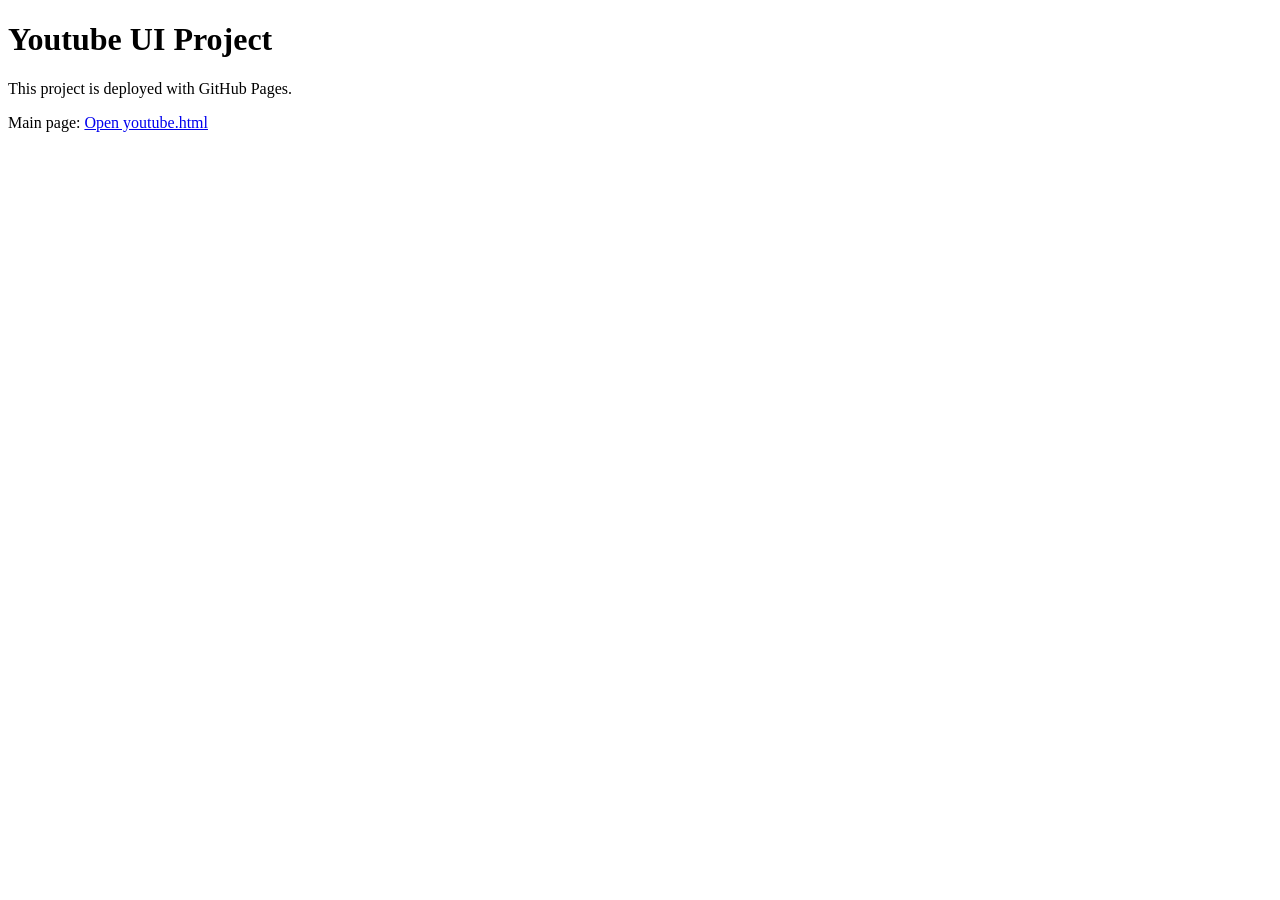
<file: index.html>
<!DOCTYPE html>
<html lang="en">
  <head>
    <meta charset="UTF-8" />
    <meta name="viewport" content="width=device-width, initial-scale=1.0" />
    <title>Youtube UI Project</title>
    <meta
      name="description"
      content="Frontend YouTube UI project. Open the main page at /lec7/youtube.html."
    />
    <link rel="canonical" href="https://omshejwal.github.io/Youtube/" />
  </head>
  <body>
    <h1>Youtube UI Project</h1>
    <p>This project is deployed with GitHub Pages.</p>
    <p>
      Main page:
      <a href="./lec7/youtube.html">Open youtube.html</a>
    </p>
  </body>
</html>
</file>
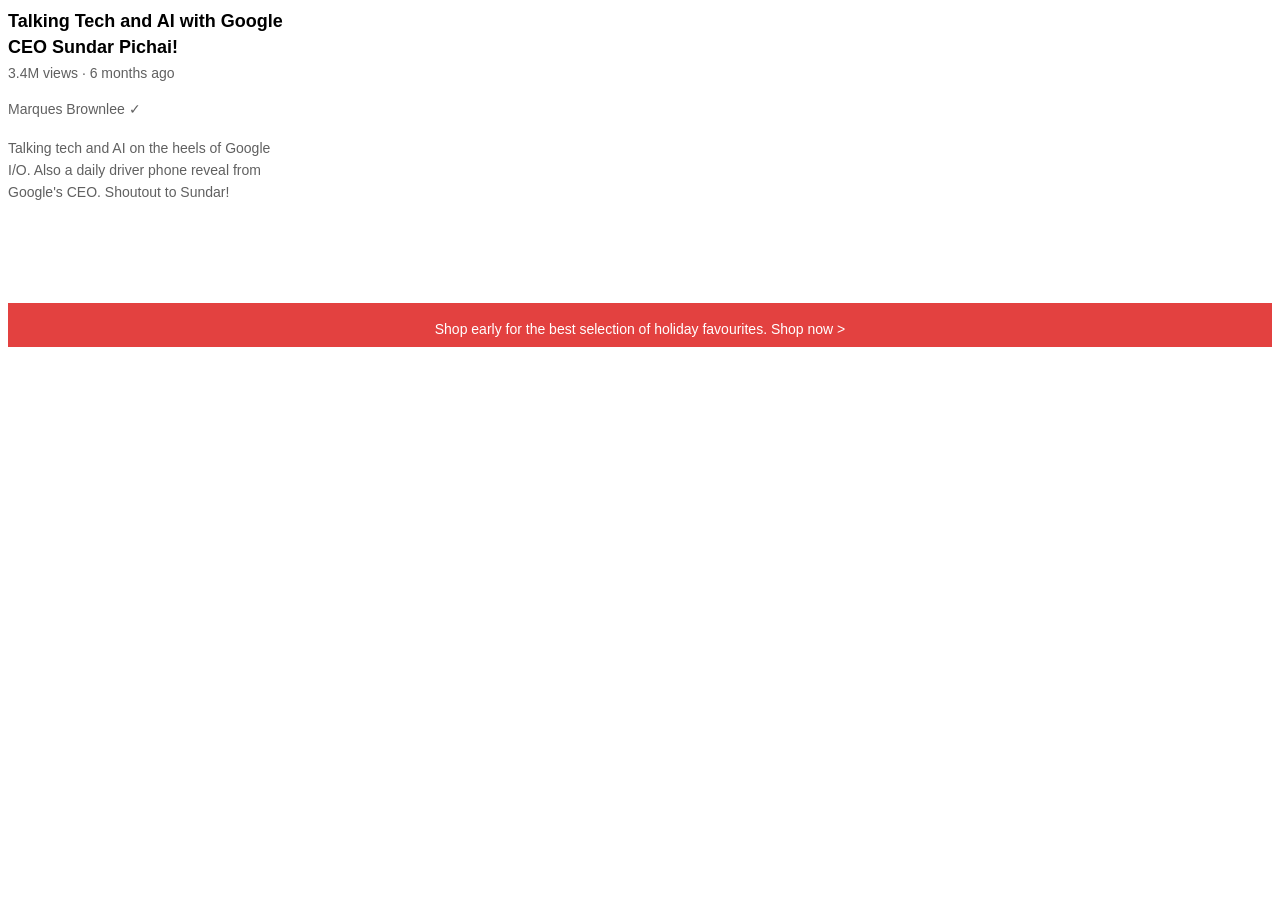
<file: text.html>
<!DOCTYPE html>
<html>

<head>
<link rel="stylesheet" href="button.css">
</head>

<body>
    <p class="video_title">Talking Tech and AI with Google CEO Sundar Pichai!</p>
    <p class="video_stats">3.4M views · 6 months ago</p>
    <p class="video_author">Marques Brownlee ✓</p>
    <p class="video_discription">Talking tech and AI on the heels of Google I/O. Also a daily driver phone reveal from
        Google's CEO. Shoutout to Sundar!</p>
    <p class="apple_text">Shop early for the best selection of holiday favourites. <span class="span_example">Shop now
            &gt;</span></p>

</html>
</body>
</file>
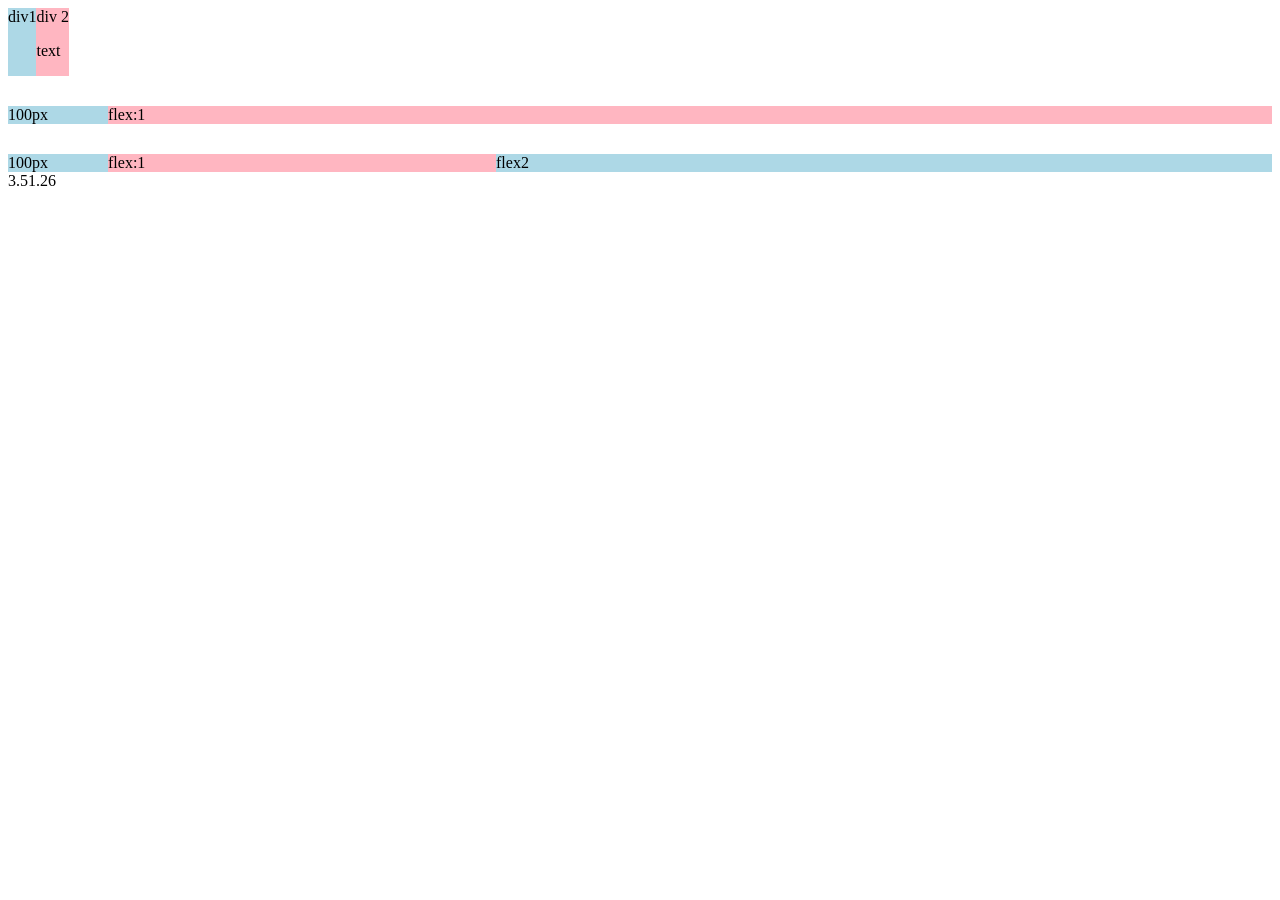
<file: lec7/flex.html>
<!DOCTYPE html>
<html>
    <head>
        <title>Flexbox pratice</title>
    </head>
    <body>
      <div style="display: flex;
      flex-direction: row;">
        <div style="background-color: lightblue;
        ">
       div1</div>
        <div style="background-color: lightpink;">div 2<p>text</p></div>
      </div>





       <div style="display: flex;
       margin-top: 30px;
      flex-direction: row;">
        <div style="background-color: lightblue;width: 100px;
         ">100px</div>
        <div style="background-color: lightpink;
        flex: 1;">
        flex:1</div>
      </div>





      <div style="display: flex;
       margin-top: 30px;
      flex-direction: row;">
        <div style="background-color: lightblue;width: 100px;
         ">100px</div>
        <div style="background-color: lightpink;
        flex: 1;">
        flex:1</div>
        <div style="background-color: lightblue;
        flex: 2;">
    flex2</div>
      </div>
    </body>
</html>
3.51.26
</file>
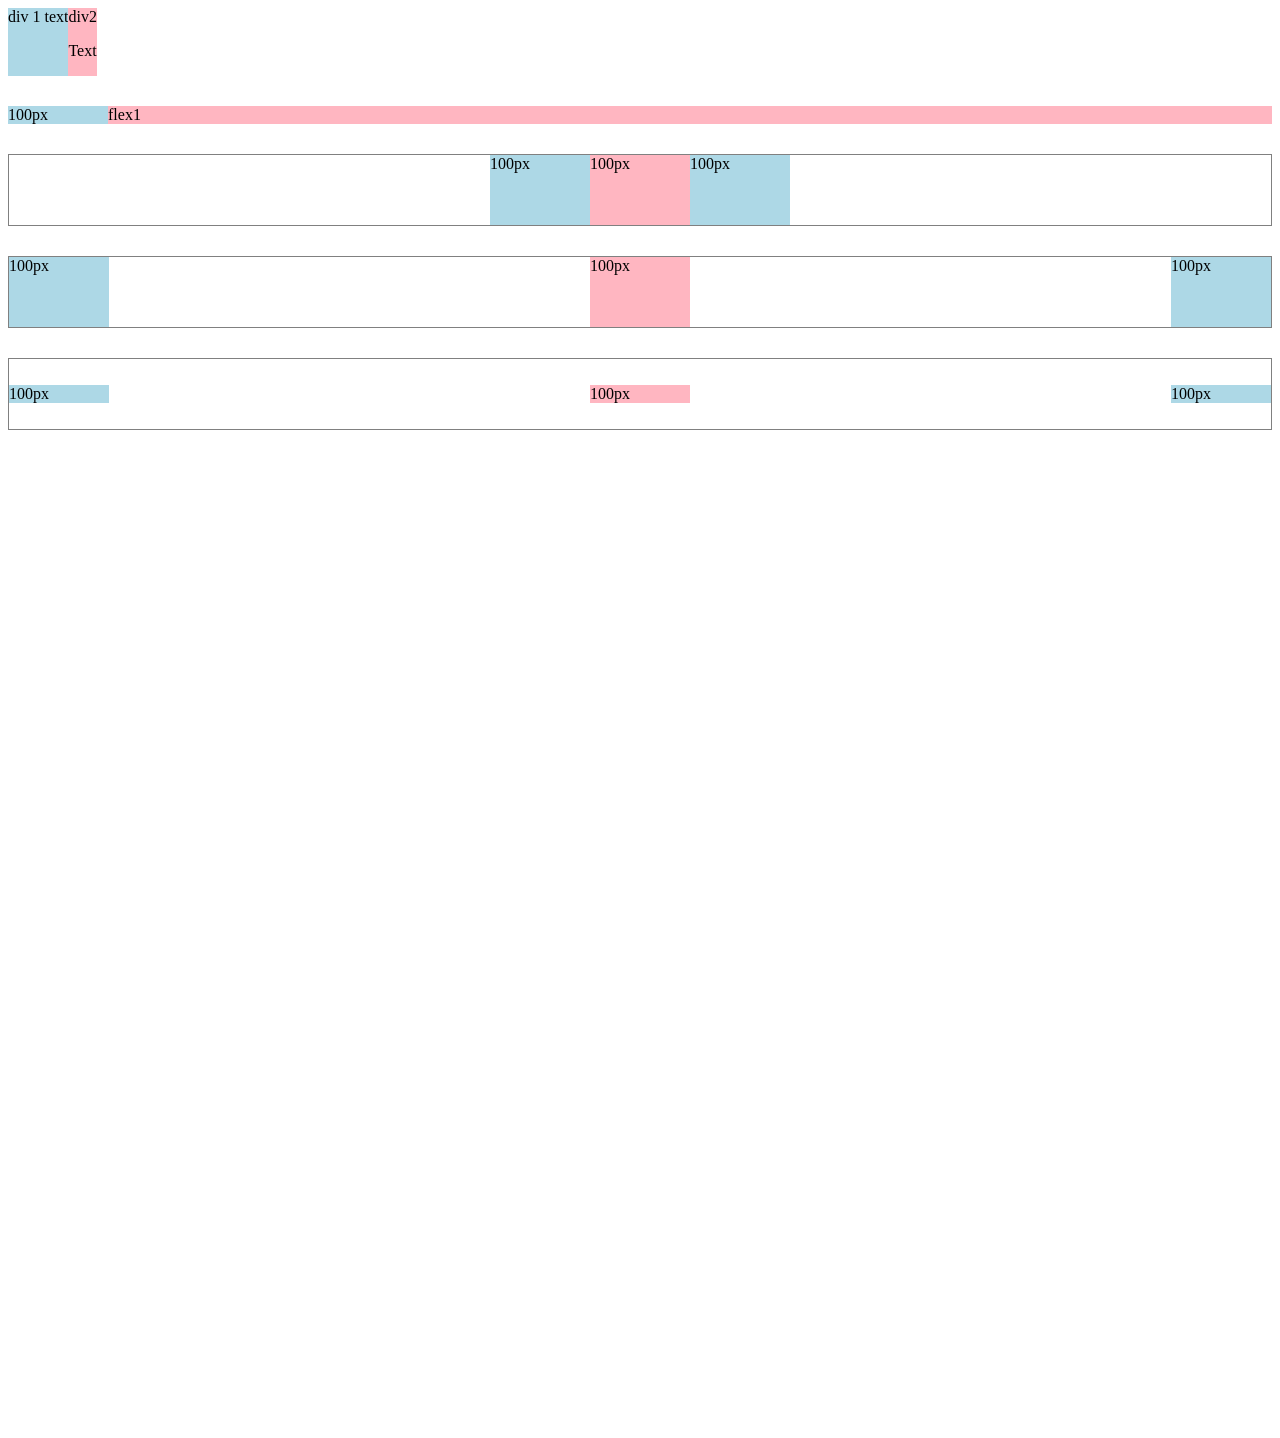
<file: lec7/flexbox.html>
<!DOCTYPE html>
<html>
    <head>
        <title>Flexbox Pratice</title>
    </head>
    <body style="padding-bottom: 1000px;">
      <div style=
      "display: flex;
      flex-direction: row;">
        <div style="background-color: lightblue;">div 1 text</div>
        <div style="background-color: lightpink;">div2 <p>Text</p></div>
      </div>  

      <div style="
      margin-top: 30px;
      display: flex;
      flex-direction: row;">
        <div style="background-color: lightblue;
        width: 100px;">100px</div>
        <div style="background-color: lightpink;
        flex:1">flex1</div>
      </div>  



      <div style="
      margin-top: 30px;
      height: 70px;
      border-width: 1px;
      border-style:solid;
      border-color: gray;
      display: flex;
      flex-direction: row;
      justify-content: center;">
        <div style="background-color: lightblue;
        width: 100px;">100px</div>
        <div style="background-color: lightpink;
        width: 100px;">100px</div>
         <div style="background-color: lightblue;
        width: 100px;">100px</div>

      </div>


    <div style="
      margin-top: 30px;
      height: 70px;
      border-width: 1px;
      border-style:solid;
      border-color: gray;
      display: flex;
      flex-direction: row;
      justify-content:space-between
      ;">
        <div style="background-color: lightblue;
        width: 100px;">100px</div>
        <div style="background-color: lightpink;
        width: 100px;">100px</div>
         <div style="background-color: lightblue;
        width: 100px;">100px</div>
    </div>


  <div style="
      margin-top: 30px;
      height: 70px;
      border-width: 1px;
      border-style:solid;
      border-color: gray;
      display: flex;
      flex-direction: row;
      justify-content:space-between;
      align-items:center;">
        <div style="background-color: lightblue;
        width: 100px;">100px</div>
        <div style="background-color: lightpink;
        width: 100px;">100px</div>
         <div style="background-color: lightblue;
        width: 100px;">100px</div>


      </div>  



    </body>
</html>
</file>
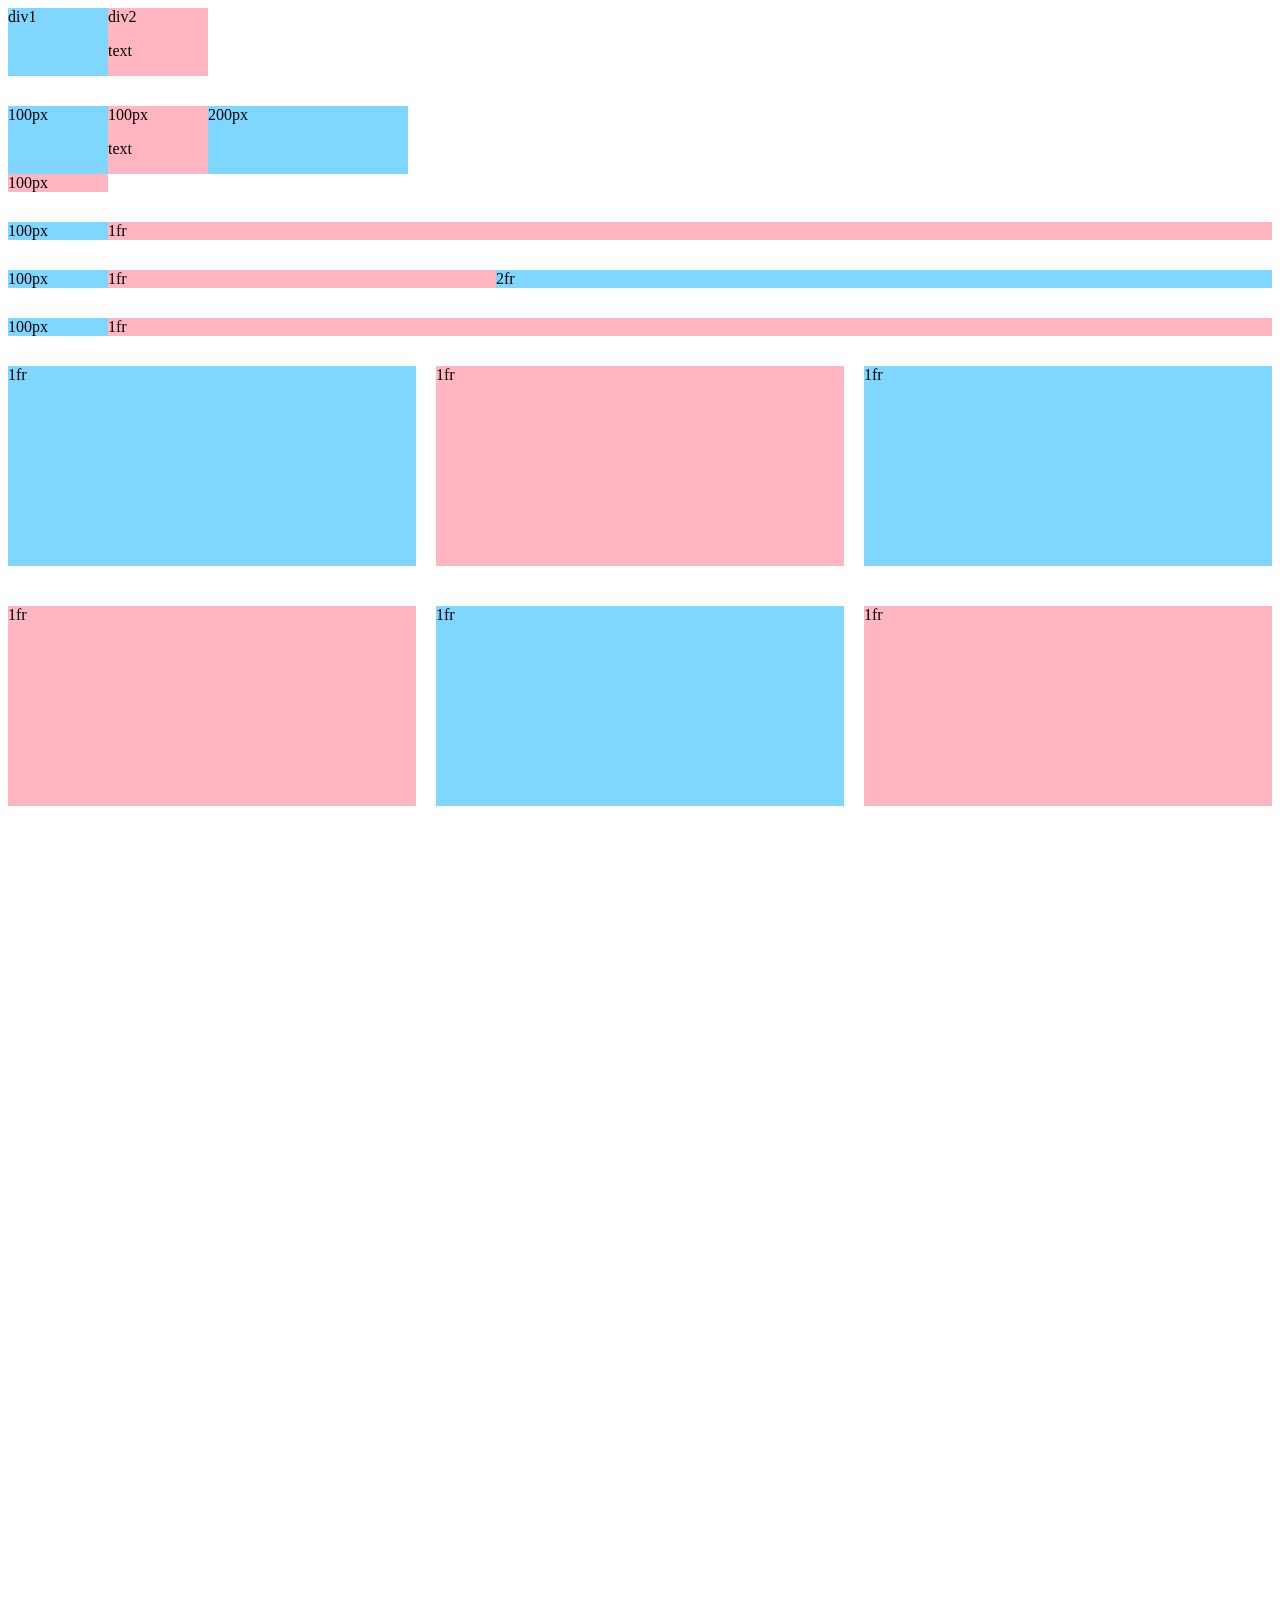
<file: lec7/grid.html>
<!DOCTYPE html>
<html>
    <head>  
        <title>Grid pratice</title>
    </head>
        <body style="padding-bottom: 1000px;">
           <div style= "display: grid;
           grid-template-columns: 100px 100px 200px;">
            <div style="background-color: rgb(127, 214, 255);">div1</div>
            <div style="background-color: lightpink;">div2<p>text</p></div>
           </div>
           <div style="
           margin-top: 30px;
           display: grid;
           grid-template-columns: 100px 100px 200px;">
            <div style="background-color:  rgb(127, 214, 255);">100px</div>
            <div style="background-color: lightpink;">100px<p>text</p></div>
             <div style="background-color:  rgb(127, 214, 255);">200px</div>
             <div style="background-color: lightpink;">100px</div>
           </div>
            <div style="
           margin-top: 30px;
           display: grid;
           grid-template-columns: 100px 1fr ;">
            <div style="background-color:  rgb(127, 214, 255);">100px</div>
            <div style="background-color: lightpink;">1fr</div>
            </div>
            <div style="
           margin-top: 30px;
           display: grid;
           grid-template-columns: 100px 1fr 2fr;">
            <div style="background-color:  rgb(127, 214, 255);">100px</div>
            <div style="background-color: lightpink;">1fr</div>
              <div style="background-color:rgb(127, 214, 255);">2fr</div>
            </div>
            <div style="
           margin-top: 30px;
           display: grid;
           grid-template-columns: 100px 1fr ;">
            <div style="background-color:  rgb(127, 214, 255);">100px</div>
            <div style="background-color: lightpink;">1fr</div>
            </div>
            <div style="
           margin-top: 30px;
           display: grid;
           grid-template-columns: 1fr 1fr 1fr ;
           column-gap:  20px ;
           row-gap: 40px;">
            <div style="background-color:  rgb(127, 214, 255); height: 200px;">1fr</div>
            <div style="background-color: lightpink; height: 200px;">1fr</div>
              <div style="background-color:rgb(127, 214, 255); height: 200px;">1fr</div>
              <div style="background-color: lightpink; height: 200px;">1fr</div>
              <div style="background-color:rgb(127, 214, 255); height: 200px;">1fr</div>
              <div style="background-color: lightpink; height: 200px;">1fr</div>
            </div>
        </body>
  
</html>
</file>
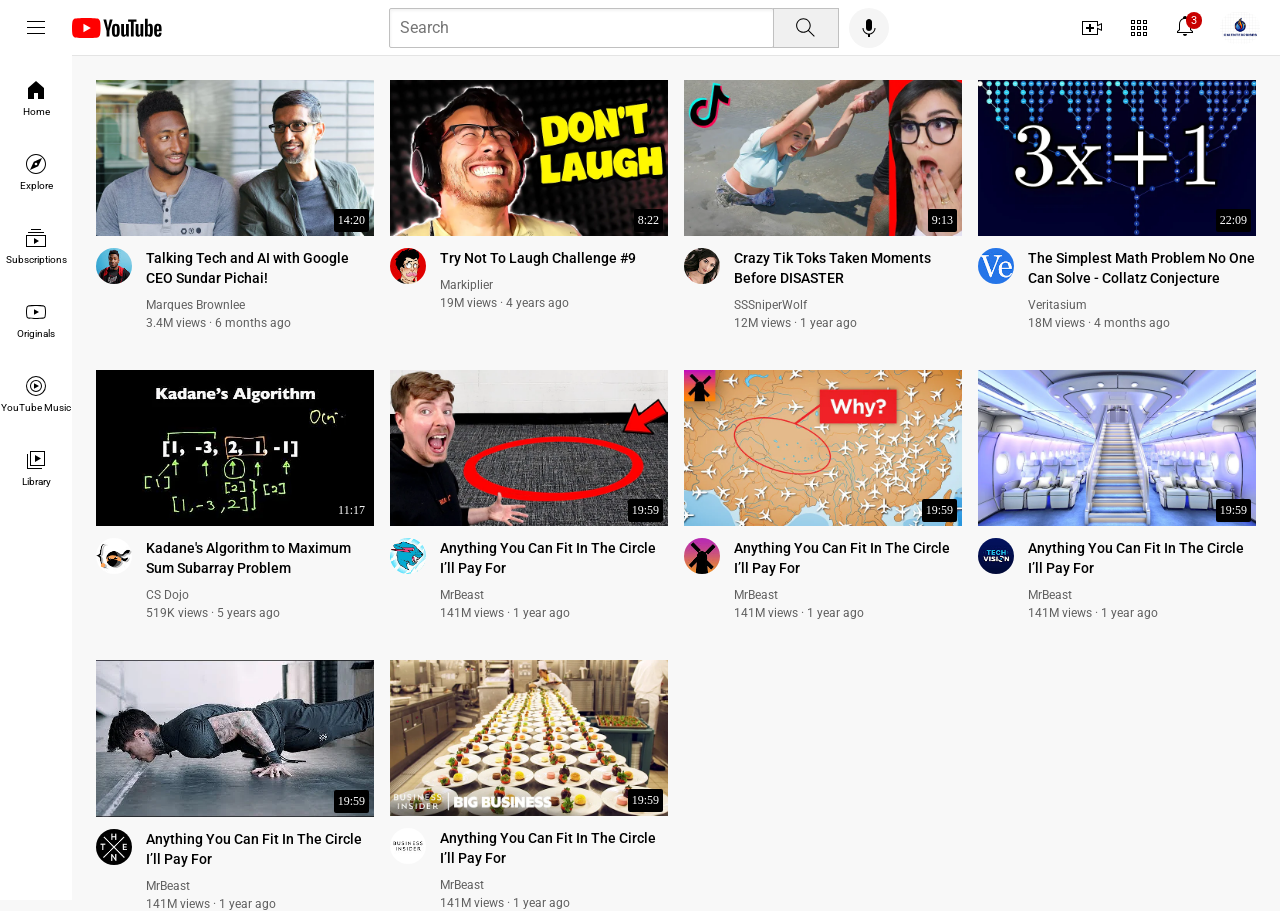
<file: lec7/youtube.html>
<!DOCTYPE html>
<html>
  <head>
    <title>YouTube.com Clone</title>

    <link rel="preconnect" href="https://fonts.googleapis.com">
    <link rel="preconnect" href="https://fonts.gstatic.com" crossorigin>
    <link href="https://fonts.googleapis.com/css2?family=Roboto:wght@400;500;700&display=swap" rel="stylesheet">

    <link rel="stylesheet" href="styles/general.css">
    <link rel="stylesheet" href="styles/header.css">
    <link rel="stylesheet" href="styles/video.css">
    <link rel="stylesheet" href="styles/sidebar.css">
  </head>
  <body>
    <div class="header">
      <div class="left-section">
        <img class="hamburger-menu" src="thumbnail/hamburger-menu.svg">
        <img class="youtube-logo" src="thumbnail/youtube-logo.svg">
      </div>
      <div class="middle-section">
        <input class="search-bar" type="text" placeholder="Search">
        <button class="search-button">
          <img class="search-icon" src="thumbnail/search.svg">
          <div class="tooltip">Search</div>
        </button>
        <button class="voice-search-button">
          <img class=voice-search-icon  src= "thumbnail/voice-search-icon.svg">
          <div class="tooltip">Search with your voice</div>
        </button>
      </div>
      <div class="right-section">
        <div class="upload-icon-container">
          <img class="upload-icon" src="thumbnail/upload.svg">
          <div class="tooltip">Create</div>
        </div>
        <img class="youtube-apps-icon" src="thumbnail/youtube-apps.svg">
        
        
        <div class="notifications-icon-container">
          <img class="notifications-icon" src="thumbnail/notifications.svg">
          <div class="notifications-count">3</div>
        </div>
        <img class="current-user-picture" src="thumbnail/3.png">
      </div>
    </div>

    <div class="sidebar">
      <div class="sidebar-link">
        <img src="thumbnail/home.svg">
        <div>Home</div>
      </div>
      <div class="sidebar-link">
        <img src="thumbnail/explore.svg">
        <div>Explore</div>
      </div>
      <div class="sidebar-link">
        <img src="thumbnail/subscriptions.svg">
        <div>Subscriptions</div>
      </div>
      <div class="sidebar-link">
        <img src="thumbnail/originals.svg">
        <div>Originals</div>
      </div>
      <div class="sidebar-link">
        <img src="thumbnail/youtube-music.svg">
        <div>YouTube Music</div>
      </div>
      <div class="sidebar-link">
        <img src="thumbnail/library.svg">
        <div>Library</div>
      </div>
    </div>

    <main>
      <section class="video-grid">
        <div class="video-preview">
          <div class="thumbnail-row">
          <a href="https://www.youtube.com/watch?v=n2RNcPRtAiY">
              <img class="thumbnail" src="thumbnail/thumbnail-1.webp">
          </a>
            <div class="video-time">14:20</div>
          </div>
          <div class="video-info-grid">
            <div class="channel-picture">
              <img class="profile-picture" src="thumbnail/channel-1.jpeg">
            </div>
            <div class="video-info">
              <p class="video-title">
                Talking Tech and AI with Google CEO Sundar Pichai!
              </p>
              <p class="video-author">
                Marques Brownlee
              </p>
              <p class="video-stats">
                3.4M views &#183; 6 months ago
              </p>
            </div>
          </div>
        </div>

        <div class="video-preview">
          <div class="thumbnail-row">
           <a href="https://www.youtube.com/watch?v=mP0RAo9SKZk">
             <img class="thumbnail" src="thumbnail/thumbnail-2.webp">
           </a>
            <div class="video-time">8:22</div>
          </div>
          <div class="video-info-grid">
            <div class="channel-picture">
              <img class="profile-picture" src="thumbnail/channel-2.jpeg">
            </div>
            <div class="video-info">
              <p class="video-title">
                Try Not To Laugh Challenge #9
              </p>
              <p class="video-author">
                Markiplier
              </p>
              <p class="video-stats">
                19M views &#183; 4 years ago
              </p>
            </div>
          </div>
        </div>

        <div class="video-preview">
          <div class="thumbnail-row">
            <a href="https://www.youtube.com/watch?v=FgjPQQeTh1w"><img class="thumbnail" src="thumbnail/thumbnail-3.webp">
            </a>
            <div class="video-time">9:13</div>
          </div>
          <div class="video-info-grid">
            <div class="channel-picture">
              <img class="profile-picture" src="thumbnail/channel-3.jpeg">
            </div>
            <div class="video-info">
              <p class="video-title">
                Crazy Tik Toks Taken Moments Before DISASTER
              </p>
              <p class="video-author">
                SSSniperWolf
              </p>
              <p class="video-stats">
                12M views &#183; 1 year ago
              </p>
            </div>
          </div>
        </div>

        <div class="video-preview">
          <div class="thumbnail-row">
            <a href="https://www.youtube.com/watch?v=094y1Z2wpJg"><img class="thumbnail" src="thumbnail/thumbnail-4.webp">
            </a>
            <div class="video-time">22:09</div>
          </div>
          <div class="video-info-grid">
            <div class="channel-picture">
              <img class="profile-picture" src="thumbnail/channel-4.jpeg">
            </div>
            <div class="video-info">
              <p class="video-title">
                The Simplest Math Problem No One Can Solve - Collatz Conjecture
              </p>
              <p class="video-author">
                Veritasium
              </p>
              <p class="video-stats">
                18M views &#183; 4 months ago
              </p>
            </div>
          </div>
        </div>

        <div class="video-preview">
          <div class="thumbnail-row">
            <a href="https://www.youtube.com/watch?v=86CQq3pKSUw">
              <img class="thumbnail" src="thumbnail/thumbnail-5.webp">
            </a>
            <div class="video-time">11:17</div>
          </div>
          <div class="video-info-grid">
            <div class="channel-picture">
              <img class="profile-picture" src="thumbnail/channel-5.jpeg">
            </div>
            <div class="video-info">
              <p class="video-title">
                Kadane's Algorithm to Maximum Sum Subarray Problem
              </p>
              <p class="video-author">
                CS Dojo
              </p>
              <p class="video-stats">
                519K views &#183; 5 years ago
              </p>
            </div>
          </div>
        </div>

        <div class="video-preview">
          <div class="thumbnail-row">
            <a href="https://www.youtube.com/watch?v=yXWw0_UfSFg"><img class="thumbnail" src="thumbnail/thumbnail-6.webp">
            </a>
            <div class="video-time">19:59</div>
          </div>
          <div class="video-info-grid">
            <div class="channel-picture">
              <img class="profile-picture" src="thumbnail/channel-6.jpeg">
            </div>
            <div class="video-info">
              <p class="video-title">
                Anything You Can Fit In The Circle I’ll Pay For
              </p>
              <p class="video-author">
                MrBeast
              </p>
              <p class="video-stats">
                141M views &#183; 1 year ago
              </p>
            </div>
          </div>
        </div>


        
        <div class="video-preview">
          <div class="thumbnail-row">
            <a href="https://www.youtube.com/watch?v=yXWw0_UfSFg"><img class="thumbnail" src="thumbnail/thumbnail-7.webp">
            </a>
            <div class="video-time">19:59</div>
          </div>
          <div class="video-info-grid">
            <div class="channel-picture">
              <img class="profile-picture" src="thumbnail/channel-7.jpeg">
            </div>
            <div class="video-info">
              <p class="video-title">
                Anything You Can Fit In The Circle I’ll Pay For
              </p>
              <p class="video-author">
                MrBeast
              </p>
              <p class="video-stats">
                141M views &#183; 1 year ago
              </p>
            </div>
          </div>
        </div>



        
        <div class="video-preview">
          <div class="thumbnail-row">
            <a href="https://www.youtube.com/watch?v=yXWw0_UfSFg"><img class="thumbnail" src="thumbnail/thumbnail-8.webp">
            </a>
            <div class="video-time">19:59</div>
          </div>
          <div class="video-info-grid">
            <div class="channel-picture">
              <img class="profile-picture" src="thumbnail/channel-8.jpeg">
            </div>
            <div class="video-info">
              <p class="video-title">
                Anything You Can Fit In The Circle I’ll Pay For
              </p>
              <p class="video-author">
                MrBeast
              </p>
              <p class="video-stats">
                141M views &#183; 1 year ago
              </p>
            </div>
          </div>
        </div>





        
        <div class="video-preview">
          <div class="thumbnail-row">
            <a href="https://www.youtube.com/watch?v=yXWw0_UfSFg"><img class="thumbnail" src="thumbnail/thumbnail-9.webp">
            </a>
            <div class="video-time">19:59</div>
          </div>
          <div class="video-info-grid">
            <div class="channel-picture">
              <img class="profile-picture" src="thumbnail/channel-9.jpeg">
            </div>
            <div class="video-info">
              <p class="video-title">
                Anything You Can Fit In The Circle I’ll Pay For
              </p>
              <p class="video-author">
                MrBeast
              </p>
              <p class="video-stats">
                141M views &#183; 1 year ago
              </p>
            </div>
          </div>
        </div>



        
        <div class="video-preview">
          <div class="thumbnail-row">
            <a href="https://www.youtube.com/watch?v=yXWw0_UfSFg"><img class="thumbnail" src="thumbnail/thumbnail-10.webp">
            </a>
            <div class="video-time">19:59</div>
          </div>
          <div class="video-info-grid">
            <div class="channel-picture">
              <img class="profile-picture" src="thumbnail/channel-10.jpeg">
            </div>
            <div class="video-info">
              <p class="video-title">
                Anything You Can Fit In The Circle I’ll Pay For
              </p>
              <p class="video-author">
                MrBeast
              </p>
              <p class="video-stats">
                141M views &#183; 1 year ago
              </p>
            </div>
          </div>
        </div>
      </section>
    </main>
  </body>
</html>
</file>
<file: button.css>
p {

        font-family: Arial;
        margin-top: 0px;
        margin-bottom: 0px;
    }

    .video_title {

        font-size: 18px;
        font-weight: bold;
        width: 300px;
        line-height: 26px;
        margin-bottom: 5px;
    }

    .video_stats {

        font-size: 14px;
        color: rgb(96, 96, 96);
        
        margin-bottom: 20px;

    }

    .video_author {

        font-size: 14px;
        color: rgb(96, 96, 96);

        margin-bottom: 20px;
    }

    .video_discription {

        font-size: 14px;
        color: rgb(96, 96, 96);
        width: 280px;
        line-height: 22px;
        margin-bottom: 100px;

    }
    .apple_text{
        margin-bottom: 50px;
        font-size: 14px;
        background-color: rgb(227, 65, 64);;
        color: white;
        text-align: center;
        padding-top: 18px;
        padding-bottom: 10px;
        
    }
    .span_example:hover{
        text-decoration: underline;
        cursor: pointer;
    }
</file>
<file: lec7/styles/general.css>
p {
  font-family: Roboto, Arial;
  margin-top: 0;
  margin-bottom: 0;
}

body {
  margin: 0;
  padding-top: 80px;
  padding-left: 96px;
  padding-right: 24px;
  background-color: rgb(248, 248, 248);
}
</file>
<file: lec7/styles/header.css>
.header {
  height: 55px;

  display: flex;
  flex-direction: row;
  justify-content: space-between;

  position: fixed;
  top: 0;
  left: 0;
  right: 0;
  z-index: 100;

  background-color: white;
  border-bottom-width: 1px;
  border-bottom-style: solid;
  border-bottom-color: rgb(228, 228, 228);
}

.left-section {
  display: flex;
  align-items: center;
}

.hamburger-menu {
  height: 24px;
  margin-left: 24px;
  margin-right: 24px;
}

.youtube-logo {
  height: 20px;
}

.middle-section {
  flex: 1;
  margin-left: 70px;
  margin-right: 35px;
  max-width: 500px;
  display: flex;
  align-items: center;
}

.search-bar {
  flex: 1;
  height: 36px;
  padding-left: 10px;
  font-size: 16px;
  border-width: 1px;
  border-style: solid;
  border-color: rgb(192, 192, 192);
  border-radius: 2px;
  box-shadow: inset 1px 2px 3px rgba(0, 0, 0, 0.05);
  width: 0;
}

.search-bar::placeholder {
  font-family: Roboto, Arial;
  font-size: 16px;
}

.search-button {
  height: 40px;
  width: 66px;
  background-color: rgb(240, 240, 240);
  border-width: 1px;
  border-style: solid;
  border-color: rgb(192, 192, 192);
  margin-left: -1px;
  margin-right: 10px;
}

.search-button,
.voice-search-button,
.upload-icon-container {
  display: flex;
  justify-content: center;
  align-items: center;
  position: relative;
}

.search-button .tooltip,
.voice-search-button .tooltip,
.upload-icon-container .tooltip {
  font-family: Roboto, Arial;
  position: absolute;
  background-color: gray;
  color: white;
  padding-top: 4px;
  padding-bottom: 4px;
  padding-left: 8px;
  padding-right: 8px;
  border-radius: 2px;
  font-size: 12px;
  bottom: -30px;
  opacity: 0;
  transition: opacity 0.15s;
  pointer-events: none;
  white-space: nowrap;
}

.search-button:hover .tooltip,
.voice-search-button:hover .tooltip,
.upload-icon-container:hover .tooltip {
  opacity: 1;
}

.search-icon {
  height: 25px;
}

.voice-search-button {
  height: 40px;
  width: 40px;
  border-radius: 20px;
  border: none;
  background-color: rgb(245, 245, 245);
}

.voice-search-icon {
  height: 24px;
}

.right-section {
  width: 180px;
  margin-right: 20px;
  display: flex;
  align-items: center;
  justify-content: space-between;
  flex-shrink: 0;
}

.upload-icon {
  height: 24px;
}

.youtube-apps-icon {
  height: 24px;
}

.notifications-icon {
  height: 24px;
}

.notifications-icon-container {
  position: relative;
}

.notifications-count {
  position: absolute;
  top: -2px;
  right: -5px;
  background-color: rgb(200, 0, 0);
  color: white;
  font-family: Roboto, Arial;
  font-size: 11px;
  padding-left: 5px;
  padding-right: 5px;
  padding-top: 2px;
  padding-bottom: 2px;
  border-radius: 10px;
}

.current-user-picture {
  height: 32px;
  border-radius: 16px;
}
</file>
<file: lec7/styles/video.css>
.thumbnail {
  width: 100%;
}

.video-title {
  margin-top: 0;
  font-size: 14px;
  font-weight: 500;
  line-height: 20px;
  margin-bottom: 10px;
}

.video-info-grid {
  display: grid;
  grid-template-columns: 50px 1fr;
}

.profile-picture {
  width: 36px;
  border-radius: 50px;
}

.thumbnail-row {
  margin-bottom: 8px;
  position: relative;
}

.video-author,
.video-stats {
  font-size: 12px;
  color: rgb(96, 96, 96);
}

.video-author {
  margin-bottom: 4px;
}

.video-grid {
  display: grid;
  grid-template-columns: 1fr 1fr 1fr;
  column-gap: 16px;
  row-gap: 40px;
}

@media (max-width: 750px) {
  .video-grid {
    grid-template-columns: 1fr 1fr;
  }
}

@media (min-width: 751px) and (max-width: 999px) {
  .video-grid {
    grid-template-columns: 1fr 1fr 1fr;
  }
}

@media (min-width: 1000px) {
  .video-grid {
    grid-template-columns: 1fr 1fr 1fr 1fr;
  }
}

.video-time {
  font-size: 12px;
  font-weight: 500;
  padding: 4px;
  border-radius: 2px;
  background-color: black;
  color: white;
  position: absolute;
  bottom: 8px;
  right: 5px;
}
</file>
<file: lec7/styles/sidebar.css>
.sidebar {
  position: fixed;
  left: 0;
  bottom: 0;
  top: 55px;
  background-color: white;
  width: 72px;
  z-index: 200;
  padding-top: 5px;
}

.sidebar-link {
  height: 74px;
  display: flex;
  justify-content: center;
  align-items: center;
  flex-direction: column;
  cursor: pointer;
}

.sidebar-link:hover {
  background-color: rgb(235, 235, 235);
}

.sidebar-link img {
  height: 24px;
  margin-bottom: 4px;
}

.sidebar-link div {
  font-family: Roboto, Arial;
  font-size: 10px;
}
</file>
